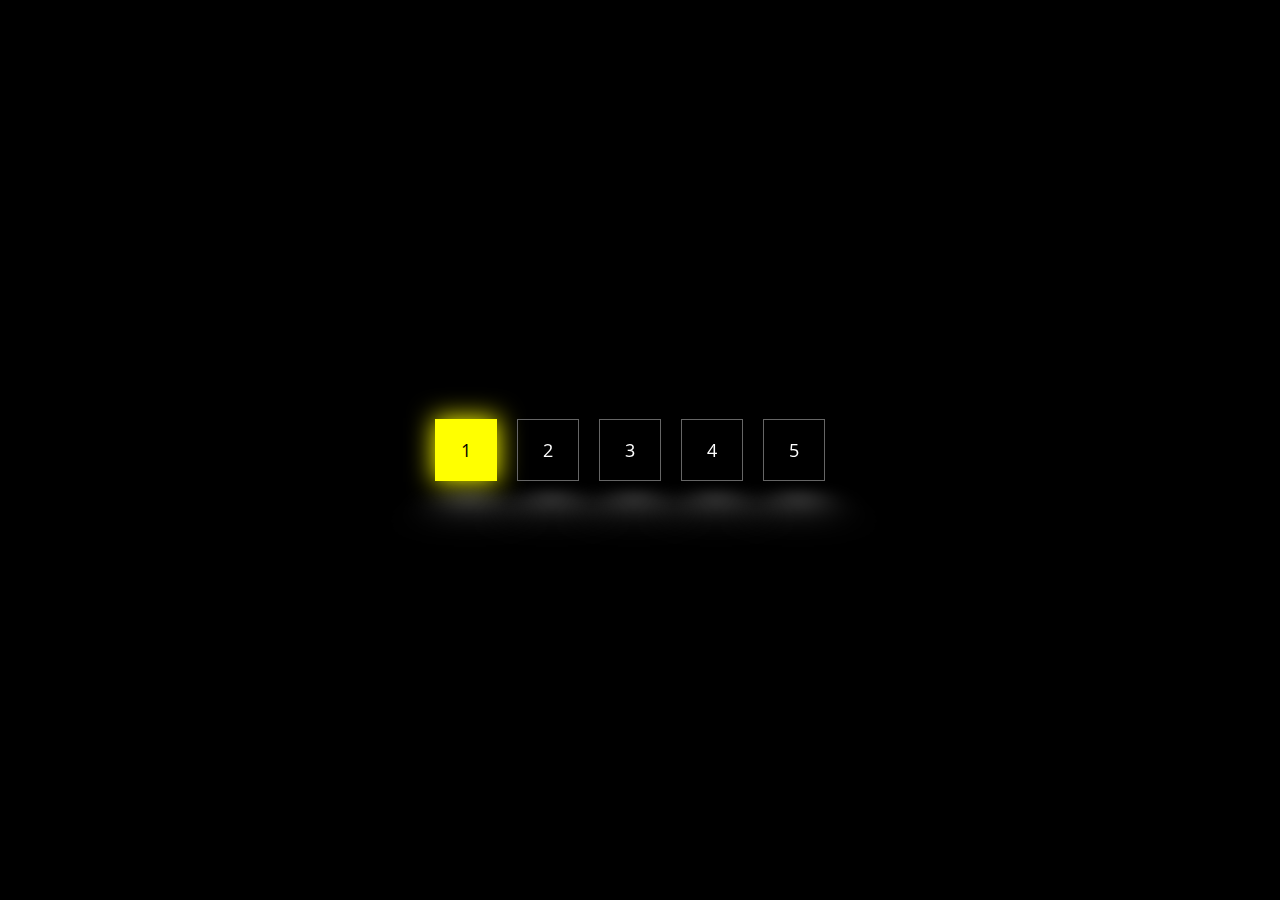
<file: activebtn.html>
<!DOCTYPE html>
<html lang="en">

<head>
  <meta charset="UTF-8">
  <meta http-equiv="X-UA-Compatible" content="IE=edge">
  <meta name="viewport" content="width=device-width, initial-scale=1.0">
  <!-- * * main style sheet  -->
  <link rel="stylesheet" href="./style/style.css">
  <!-- * * fontawsome file -->
  <link rel="stylesheet" href="./style/all.min.css">
  <!-- * * normalize sheet file -->
  <link rel="stylesheet" href="./style/normalize.css">

  <!-- * * google font -->
  <link rel="preconnect" href="https://fonts.googleapis.com">
  <link rel="preconnect" href="https://fonts.gstatic.com" crossorigin>
  <link href="https://fonts.googleapis.com/css2?family=Open+Sans:wght@300;400;500;600;700;800&display=swap"
    rel="stylesheet">

  <title>animation template</title>
</head>

<body>
  <header></header>

  <main>
    <div id="activebtv">
      <button class="btn active">1</button>
      <button class="btn">2</button>
      <button class="btn">3</button>
      <button class="btn">4</button>
      <button class="btn">5</button>
    </div>

  </main>

  <footer></footer>

  <script>
    // let activebtv = document.getElementById("activebtv");
    // let btn = document.getElementsByClassName("btn");

    // for(let i=0 ;i<btn.length; i++){
    //   btn[i].addEventListener("click",function(){
    //     var current =
    //         document.getElementsByClassName("active");
    //     current[0].className = current[0].className.replace("active","");
    //     this.className += " active";
    //   });
    // }

    let activebtv = document.getElementById("activebtv");
    let btn = document.querySelectorAll("#activebtv .btn");

    btn.forEach((e,index)=>{
      e.addEventListener("click",(e1)=>{
        var current =
            document.getElementsByClassName("active");
        current[0].className = current[0].className.replace("active","");
        e1.target.className += " active";
      });
    });

  </script>

  <script src="./js/script.js"></script>
</body>

</html>
</file>
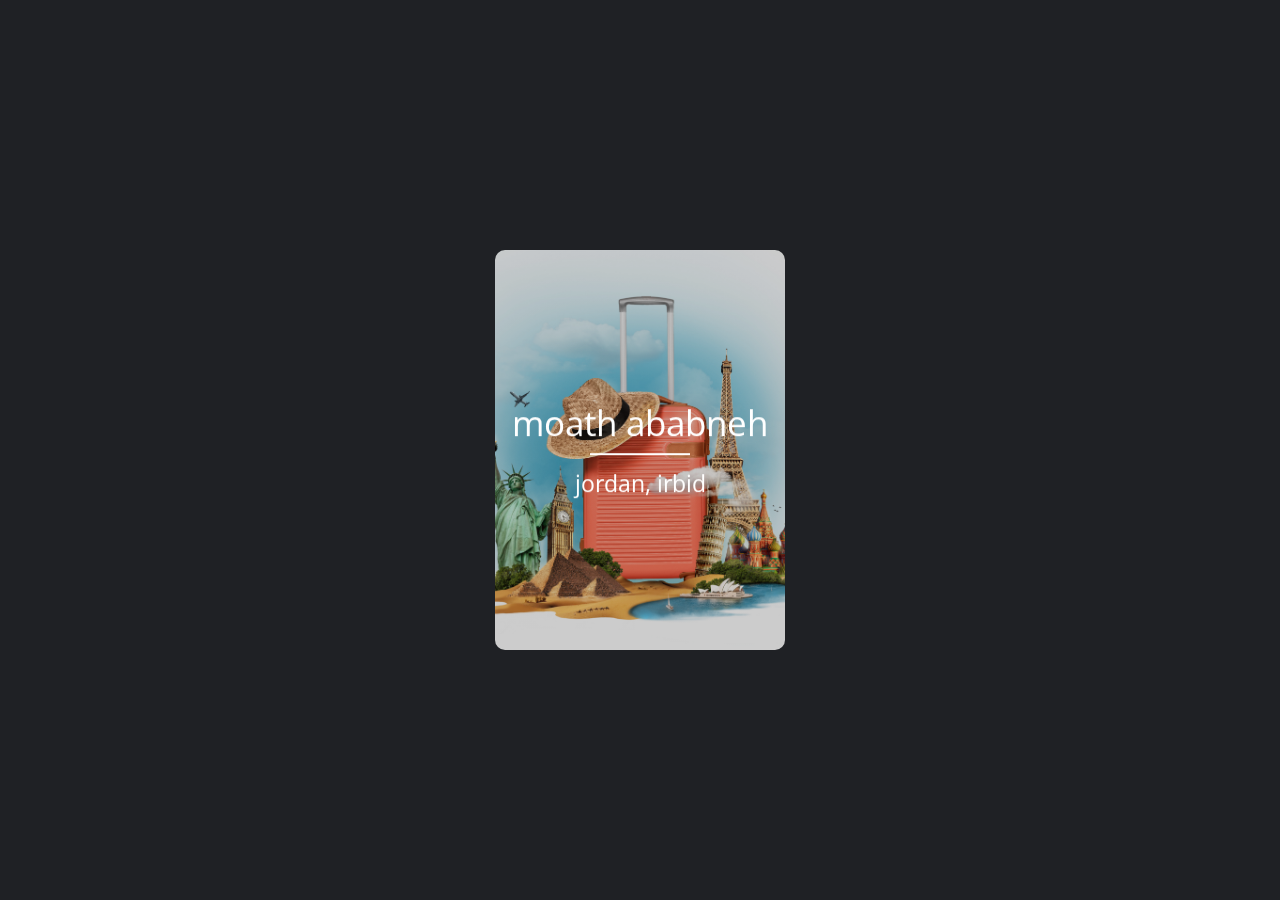
<file: card3d.html>
<!DOCTYPE html>
<html lang="en">

<head>
  <meta charset="UTF-8">
  <meta http-equiv="X-UA-Compatible" content="IE=edge">
  <meta name="viewport" content="width=device-width, initial-scale=1.0">
  <!-- * * main style sheet  -->
  <link rel="stylesheet" href="./style/style.css">
  <!-- * * fontawsome file -->
  <link rel="stylesheet" href="./style/all.min.css">
  <!-- * * normalize sheet file -->
  <link rel="stylesheet" href="./style/normalize.css">

  <!-- * * google font -->
  <link rel="preconnect" href="https://fonts.googleapis.com">
  <link rel="preconnect" href="https://fonts.gstatic.com" crossorigin>
  <link href="https://fonts.googleapis.com/css2?family=Open+Sans:wght@300;400;500;600;700;800&display=swap"
    rel="stylesheet">

  <title>animation template</title>
</head>
<body>
  <div class="center">
    <div class="front-face">
      <div class="contents front">
        <p>
          moath ababneh
        </p>
        <span>jordan, irbid</span>
      </div>
    </div>
    <div class="back-face">
      <div class="contents back">
        <h2>
          moath
        </h2>
        <span>Follow Me</span>
        <div class="icons">
          <i class="fab fa-facebook-f"></i>
          <i class="fab fa-twitter"></i>
          <i class="fab fa-instagram"></i>
          <i class="fab fa-linkedin-in"></i>
        </div>
      </div>
    </div>
  </div>
</body>
</file>
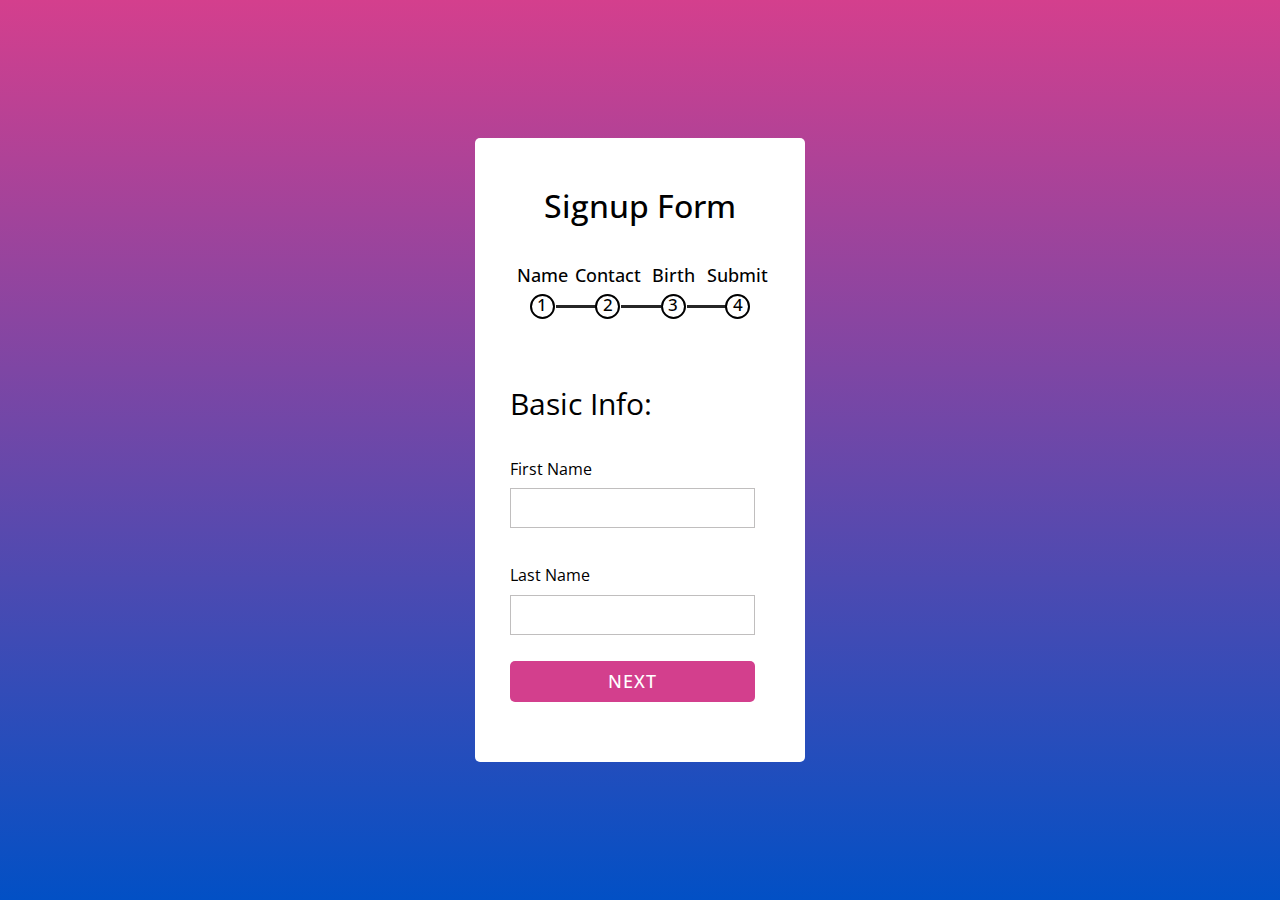
<file: multistepform.html>
<!DOCTYPE html>
<html lang="en">

<head>
  <meta charset="UTF-8">
  <meta http-equiv="X-UA-Compatible" content="IE=edge">
  <meta name="viewport" content="width=device-width, initial-scale=1.0">
  <!-- * * main style sheet  -->
  <link rel="stylesheet" href="./style/style.css">
  <!-- * * fontawsome file -->
  <link rel="stylesheet" href="./style/all.min.css">
  <!-- * * normalize sheet file -->
  <link rel="stylesheet" href="./style/normalize.css">

  <!-- * * google font -->
  <link rel="preconnect" href="https://fonts.googleapis.com">
  <link rel="preconnect" href="https://fonts.gstatic.com" crossorigin>
  <link href="https://fonts.googleapis.com/css2?family=Open+Sans:wght@300;400;500;600;700;800&display=swap"
    rel="stylesheet">
  <title>animation template</title>
</head>

<body>
  <header></header>
  <main class="multistepform">
      <div class="contai">
        <header>Signup Form</header>
        <div class="progress-bar">
          <div class="step">
            <p class="">
              Name
            </p>
            <div class="bullet">
              <span>1</span>
            </div>
            <div class="check fas fa-check"></div>
          </div>
          <div class="step">
            <p>
              Contact
            </p>
            <div class="bullet">
              <span>2</span>
            </div>
            <div class="check fas fa-check"></div>
          </div>
          <div class="step">
            <p>
              Birth
            </p>
            <div class="bullet">
              <span>3</span>
            </div>
            <div class="check fas fa-check"></div>
          </div>
          <div class="step">
            <p>
              Submit
            </p>
            <div class="bullet">
              <span>4</span>
            </div>
            <div class="check fas fa-check"></div>
          </div>
        </div>
        <div class="form-outer">
          <form action="#">
            <div class="page slide-page">
              <div class="title">
                Basic Info:
              </div>
              <div class="field">
                <div class="label">
                  First Name
                </div>
                <input type="text">
              </div>
              <div class="field">
                <div class="label">
                  Last Name
                </div>
                <input type="text">
              </div>
              <div class="field">
                <button class="firstNext next">Next</button>
              </div>
            </div>
            <div class="page">
              <div class="title">
                Contact Info:
              </div>
              <div class="field">
                <div class="label">
                  Email Address
                </div>
                <input type="text">
              </div>
              <div class="field">
                <div class="label">
                  Phone Number
                </div>
                <input type="Number">
              </div>
              <div class="field btns">
                <button class="prev-1 prev">Previous</button>
                <button class="next-1 next">Next</button>
              </div>
            </div>
            <div class="page">
              <div class="title">
                Date of Birth:
              </div>
              <div class="field">
                <div class="label">
                  Date
                </div>
                <input type="date">
              </div>
              <div class="field">
                <div class="label">
                  Gender
                </div>
                <select>
                  <option>Male</option>
                  <option>Female</option>
                  <option>Other</option>
                </select>
              </div>
              <div class="field btns">
                <button class="prev-2 prev">Previous</button>
                <button class="next-2 next">Next</button>
              </div>
            </div>
            <div class="page">
              <div class="title">
                Login Details:
              </div>
              <div class="field">
                <div class="label">
                  Username
                </div>
                <input type="text">
              </div>
              <div class="field">
                <div class="label">
                  Password
                </div>
                <input type="password">
              </div>
              <div class="field btns">
                <button class="prev-3 prev">Previous</button>
                <button class="submit">Submit</button>
              </div>
            </div>
          </form>
        </div>
      </div>
    </div>

  </main>
  <footer></footer>
  <script src="./js/script.js"></script>
</body>

</html>
</file>
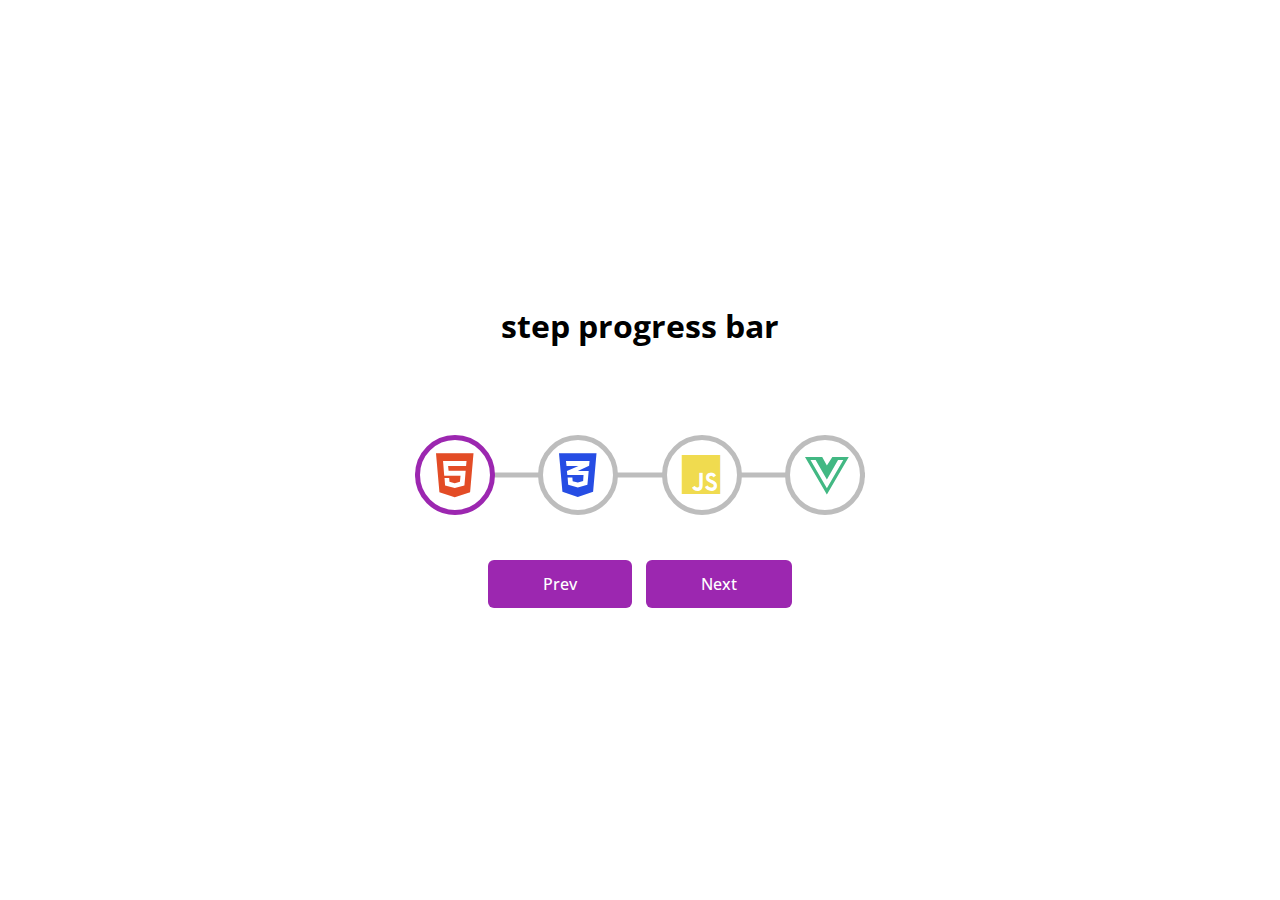
<file: progressstep.html>
<!DOCTYPE html>
<html lang="en">

<head>
  <meta charset="UTF-8">
  <meta http-equiv="X-UA-Compatible" content="IE=edge">
  <meta name="viewport" content="width=device-width, initial-scale=1.0">
  <!-- * * main style sheet  -->
  <link rel="stylesheet" href="./style/style.css">
  <!-- * * fontawsome file -->
  <link rel="stylesheet" href="./style/all.min.css">
  <!-- * * normalize sheet file -->
  <link rel="stylesheet" href="./style/normalize.css">

  <!-- * * google font -->
  <link rel="preconnect" href="https://fonts.googleapis.com">
  <link rel="preconnect" href="https://fonts.gstatic.com" crossorigin>
  <link href="https://fonts.googleapis.com/css2?family=Open+Sans:wght@300;400;500;600;700;800&display=swap"
    rel="stylesheet">

  <title>animation template</title>
</head>

<body>
  <header></header>
  <main class="progresscon">
    <div class="">
      <h1 id="title">step progress bar</h1>
      <div class="progress-container">
        <div class="progress" id="progress"></div>
        <div class="circle active"><i class="fab fa-html5"></i></div>
        <div class="circle"><i class="fab fa-css3-alt"></i></div>
        <div class="circle"><i class="fab fa-js"></i></div>
        <div class="circle"><i class="fab fa-vuejs"></i></div>
      </div>
      <button class="btn" id="prev">prev</button>
      <button class="btn" id="next">next</button>
    </div>
  </main>
  <footer></footer>

  <script src="./js/script.js"></script>
</body>

</html>
</file>
<file: style/style.css>
:root {
  --main-color: #19c8fa;
  --sec-color: rgb(15 116 143 /70%);
  --gloubl-padding: 100px;
}

* {
  -webkit-box-sizing: border-box;
  -moz-box-sizing: border-box;
  box-sizing: border-box;
  padding: 0;
  margin: 0;
  outline: none;
}

*:focus {
  outline: none;
}

html {
  scroll-behavior: smooth;
}

body {
  font-family: "Open Sans", sans-serif;
  background-color: #1f2125;
}

ul {
  list-style: none;
  padding: 0;
  margin: 0;
}

a {
  text-decoration: none;
}

.container {
  padding-left: 15px;
  padding-right: 15px;
  margin-left: auto;
  margin-right: auto;
}

/*
**
**
** browas project
*/
.projects {
  display: grid;
  grid-template-columns: repeat(auto-fill, minmax(300px, 1fr));
  gap: 20px;
  padding: 50px 50px;
}
.projects .project {
  border: 1px solid rgb(80, 77, 77);
  box-shadow: 1px 1px 10px 1px rgba(151, 147, 147, 0.479), 1px 1px 10px 1px rgba(133, 128, 128, 0.486);
}
.projects .project img {
  width: 100%;
  height: 250px;
}
.projects .project video {
  width: 100%;
  height: 250px;
}
.projects .project .info {
  color: white;
  padding: 20px;
}
.projects .project .info h3 {
  margin: 10px 0px;
  text-transform: capitalize;
}
.projects .project .info p a {
  color: rgb(226, 174, 174);
}

/*
**
**
**
*/
.center, .front-face,
.contents, .back-face {
  position: absolute;
}

.center {
  top: 50%;
  left: 50%;
  transform: translate(-50%, -50%);
  height: 400px;
  width: 290px;
  transform-style: preserve-3d;
  perspective: 1000px;
}

.front-face, .back-face {
  height: 100%;
  width: 100%;
  text-align: center;
  background: linear-gradient(rgba(0, 0, 0, 0.2), rgba(0, 0, 0, 0.2)), url(../image/travel-concept-with-baggage.jpg);
  background-size: cover;
  background-position: center;
  transform: translateY(0deg);
  border-radius: 10px;
  backface-visibility: hidden;
  transform-style: preserve-3d;
  transition: transform 0.7s cubic-bezier(0.4, 0.2, 0.2, 1);
}

.contents {
  left: 0%;
  top: 50%;
  width: 100%;
  perspective: 1000px;
  transform: translateY(-50%) translateZ(60px) scale(0.94);
}

.front p {
  font-size: 35px;
  margin-bottom: 15px;
  color: white;
}

.front span {
  font-size: 23px;
  color: white;
}

.front p:after {
  content: "";
  display: block;
  left: 0;
  right: 0;
  width: 100px;
  height: 2px;
  background: white;
  margin: 0 auto;
  margin-top: 10px;
}

.back-face {
  transform: rotateY(180deg);
  background: linear-gradient(45deg, #043348 0%, #032535 100%);
}

.back {
  color: white;
}

.back h2 {
  font-size: 33px;
  padding-bottom: 5px;
}

.back span {
  font-size: 25px;
}

.icons {
  margin: 10px 0;
  display: block;
}

i.fab {
  color: #042f4b;
  font-size: 20px;
  height: 40px;
  width: 40px;
  background: white;
  border-radius: 50%;
  margin: 0 5px;
  line-height: 40px;
  cursor: pointer;
}

.center:hover > .back-face {
  transform: rotateY(0deg);
}

.center:hover > .front-face {
  transform: rotateY(-180deg);
}

header nav {
  display: flex;
  justify-content: space-between;
  align-items: center;
  color: white;
  padding: 25px 20px;
  border-bottom: 1px solid #282a2e;
}
header nav .left {
  display: flex;
  align-items: center;
  gap: 25px;
}
header nav .left .logo {
  color: #1d50af;
  font-weight: bold;
  text-transform: capitalize;
  font-size: x-large;
  cursor: pointer;
}
header nav .left .logo span {
  color: white;
}
header nav .left .search {
  position: relative;
}
header nav .left .search input[type=search] {
  border-radius: 20px;
  padding: 10px 10px 10px 40px;
  background-color: #35373b;
  border: none;
  color: #7b7b7f;
}
header nav .left .search label::after {
  font-family: "Font Awesome 6 Pro";
  content: "\f002";
  position: absolute;
  font-weight: 800;
  color: white;
  z-index: 1;
  left: 14px;
  top: 11px;
  color: #c9cbcf;
  cursor: pointer;
}
header nav .left .coinprice {
  background-color: #2a2d37;
  padding: 12px;
  border-radius: 20px;
  color: #596b89;
}
header nav .left .coinprice::before {
  font-family: "Font Awesome 6 Pro";
  content: "\f51e";
  margin-right: 10px;
  margin-left: 10px;
}
header nav .right {
  display: flex;
  align-items: center;
  gap: 10px;
}
header nav .right .icon i {
  margin-right: 5px;
  background-color: #36383c;
  padding: 10px;
  border-radius: 20px;
  cursor: pointer;
}
header nav .right .profil {
  display: flex;
  align-items: center;
  gap: 20px;
  margin-left: 10px;
  border-left: 1px solid #2c2d31;
  padding-left: 25px;
}
header nav .right .profil .fourdots {
  cursor: pointer;
}
header nav .right .profil .fourdots i {
  color: #6d6f6f;
  font-size: 18px;
}
header nav .right .profil img {
  width: 35px;
  height: 35px;
  border-radius: 50px;
  cursor: pointer;
}
header nav .right .taggel-menu i {
  color: #6d6f6f;
  font-size: 22px;
  cursor: pointer;
}
@media (max-width: 869px) {
  header nav {
    position: relative;
  }
  header nav .left .search {
    position: absolute;
    display: none;
    top: 116px;
    left: 50%;
    transform: translateX(-50%);
    z-index: 10;
  }
  header nav .left .search input[type=search] {
    padding: 25px 0px 25px 58px;
  }
  header nav .left .search label::after {
    top: 25px;
    left: 20px;
    font-size: 1.2em;
  }
  header nav .left .coinprice {
    display: none;
  }
  header nav .right .icon {
    display: none;
  }
}
@media (min-width: 870px) {
  header .taggel-menu {
    display: none;
  }
}

@media (max-width: 844px) {
  .overlay {
    position: absolute;
    background-color: rgba(0, 0, 0, 0.658);
    width: 100%;
    height: 200%;
    z-index: 9;
  }
}
.shoppage .fillter {
  position: absolute;
  left: -200px;
  width: 200px;
  min-height: 100vh;
  background-color: #1f2125;
  color: white;
  z-index: 8;
  border-right: 1px solid rgb(112, 112, 112);
  border-bottom: 1px solid rgb(112, 112, 112);
  transition: 0.6s;
}
.shoppage .fillter h3 {
  padding: 10px 0px;
}
.shoppage .fillter form {
  padding-left: 20px;
  /* Hide the browser's default radio button */
  /* Create a custom radio button */
  /* On mouse-over, add a grey background color */
  /* When the radio button is checked, add a blue background */
  /* Create the indicator (the dot/circle - hidden when not checked) */
  /* Show the indicator (dot/circle) when checked */
  /* Style the indicator (dot/circle) */
  /* style containerrang */
}
.shoppage .fillter form .container,
.shoppage .fillter form .containerbox {
  display: block;
  position: relative;
  padding-left: 35px;
  margin-bottom: 12px;
  cursor: pointer;
  font-size: 17px;
  -webkit-user-select: none;
  -moz-user-select: none;
  -ms-user-select: none;
  user-select: none;
  width: 100%;
}
.shoppage .fillter form .container input,
.shoppage .fillter form .containerbox input {
  position: absolute;
  opacity: 0;
  cursor: pointer;
}
.shoppage .fillter form .checkmark {
  position: absolute;
  top: 0;
  left: 0;
  height: 25px;
  width: 25px;
  background-color: #eee;
  border-radius: 50%;
}
.shoppage .fillter form .containerbox .checkmark {
  position: absolute;
  top: 0;
  left: 0;
  height: 25px;
  width: 25px;
  background-color: #eee;
  border-radius: 0px;
}
.shoppage .fillter form .container:hover input ~ .checkmark {
  background-color: #ccc;
}
.shoppage .fillter form .containerbox:hover input ~ .checkmark {
  background-color: #ccc;
}
.shoppage .fillter form .container input:checked ~ .checkmark {
  background-color: #2196F3;
}
.shoppage .fillter form .containerbox input:checked ~ .checkmark {
  background-color: #2196F3;
}
.shoppage .fillter form .checkmark:after {
  content: "";
  position: absolute;
  display: none;
}
.shoppage .fillter form .container input:checked ~ .checkmark:after {
  display: block;
}
.shoppage .fillter form .containerbox input:checked ~ .checkmark:after {
  display: block;
}
.shoppage .fillter form .container .checkmark:after {
  top: 9px;
  left: 9px;
  width: 8px;
  height: 8px;
  border-radius: 50%;
  background: white;
}
.shoppage .fillter form .containerbox .checkmark:after {
  top: 5px;
  left: 9px;
  width: 5px;
  height: 10px;
  border: solid white;
  border-width: 0 3px 3px 0;
  -webkit-transform: rotate(45deg);
  -ms-transform: rotate(45deg);
  transform: rotate(45deg);
}
.shoppage .fillter form .containerrang input {
  position: relative;
  margin-top: 10px;
  width: 85%;
}
.shoppage .fillter form .containerrang input::after {
  position: absolute;
  content: attr(data-value);
  color: white;
  font-size: 12px;
  font-weight: 500;
  background-color: #575759;
  padding: 5px;
  border-radius: 50%;
  top: -30px;
  right: 0;
  width: fit-content;
}
.shoppage .fa-gear {
  position: absolute;
  right: -31px;
  top: 50px;
  background: rgb(54, 53, 53);
  width: 30px;
  height: 30px;
  display: flex;
  justify-content: center;
  align-items: center;
  font-weight: 800;
  font-size: 22px;
  cursor: pointer;
  z-index: 99;
  border-radius: 50px;
  animation: rot 3s linear infinite;
}
@keyframes rot {
  0% {
    transform: rotate(0deg);
  }
  100% {
    transform: rotate(360deg);
  }
}
.shoppage .fa-minus {
  position: absolute;
  right: -31px;
  top: 50px;
  background: rgb(54, 53, 53);
  width: 30px;
  height: 30px;
  display: flex;
  justify-content: center;
  align-items: center;
  font-weight: 800;
  font-size: 22px;
  cursor: pointer;
  z-index: 99;
  border-radius: 10px;
}
.shoppage .bromobox {
  display: flex;
  gap: 25px;
  padding: 30px 0px;
}
.shoppage .bromobox .offecalbox {
  width: 33%;
  height: fit-content;
  background-color: #35373b;
  border-radius: 20px;
}
.shoppage .bromobox .offecalbox img {
  width: 80%;
  height: 150px;
  display: block;
  margin: auto;
  border-radius: 20px;
  margin-top: 30px;
}
@media (max-width: 1199px) {
  .shoppage .bromobox .offecalbox img {
    height: 126px;
  }
}
@media (max-width: 767px) {
  .shoppage .bromobox .offecalbox img {
    height: 99px;
  }
}
@media (max-width: 539px) {
  .shoppage .bromobox .offecalbox img {
    height: 50px;
  }
}
.shoppage .bromobox .offecalbox .status {
  display: flex;
  justify-content: space-between;
  align-items: center;
  width: 80%;
  margin: 20px auto 0px;
}
.shoppage .bromobox .offecalbox .status .h i {
  color: white;
  font-size: 0.8rem;
}
.shoppage .bromobox .offecalbox .status .h h5 {
  display: inline;
  color: white;
  font-size: 0.8rem;
}
.shoppage .bromobox .offecalbox .status .h i.fa-circle-check {
  color: #1f63e2;
}
@media (max-width: 992px) {
  .shoppage .bromobox .offecalbox .status .h i {
    font-size: 0.6rem;
  }
  .shoppage .bromobox .offecalbox .status .h h5 {
    font-size: 0.7rem;
  }
}
.shoppage .bromobox .offecalbox .status span.line {
  color: #25a066;
  position: relative;
  font-size: 0.8rem;
}
@media (max-width: 992px) {
  .shoppage .bromobox .offecalbox .status span.line {
    display: none;
  }
}
.shoppage .bromobox .offecalbox .status span.line::before {
  content: "";
  width: 6px;
  height: 6px;
  position: absolute;
  top: 50%;
  transform: translateY(-50%);
  left: -10px;
  background-color: #25a066;
  border-radius: 50px;
}
.shoppage .bromobox .offecalbox .bottom {
  display: grid;
  grid-template-columns: repeat(auto-fill, minmax(100px, 1fr));
  gap: 15px;
  width: 80%;
  margin: 20px auto;
  justify-items: center;
  align-items: center;
}
.shoppage .bromobox .offecalbox .bottom a {
  padding: 10px 30px;
  background-color: #2196F3;
  margin-right: 10px;
  border-radius: 20px;
  color: white;
  text-transform: capitalize;
  font-size: 14px;
}
.shoppage .bromobox .offecalbox .bottom a#follow {
  position: relative;
  padding: 10px 55px 10px 30px;
}
.shoppage .bromobox .offecalbox .bottom a#follow::after {
  font-family: "font awesome 6 Pro";
  content: "+";
  position: absolute;
  margin-left: 10px;
}
.shoppage .bromobox .offecalbox .bottom a#chat {
  padding: 10px 55px 10px 25px;
  background-color: rgba(33, 149, 243, 0.368627451);
  border: 1px solid #2196F3;
  box-shadow: 1px 1px 10px 1px rgba(33, 149, 243, 0.3098039216);
  position: relative;
}
.shoppage .bromobox .offecalbox .bottom a#chat::after {
  font-family: "font awesome 6 Pro";
  content: "\f4ad";
  position: absolute;
  margin-left: 10px;
}
@media (max-width: 992px) {
  .shoppage .bromobox .offecalbox .bottom {
    grid-template-columns: repeat(auto-fill, minmax(80px, 1fr));
  }
  .shoppage .bromobox .offecalbox .bottom a {
    font-size: 12px;
  }
  .shoppage .bromobox .offecalbox .bottom a#follow {
    padding: 10px 35px 10px 20px;
  }
  .shoppage .bromobox .offecalbox .bottom a#chat {
    padding: 10px 45px 10px 20px;
  }
}
@media (max-width: 767px) {
  .shoppage .bromobox .offecalbox .bottom {
    grid-template-columns: repeat(auto-fill, minmax(40px, 1fr));
    margin-right: 10px;
  }
  .shoppage .bromobox .offecalbox .bottom a {
    font-size: 11px;
  }
  .shoppage .bromobox .offecalbox .bottom a#follow {
    padding: 10px 27px 10px 11px;
  }
  .shoppage .bromobox .offecalbox .bottom a#chat {
    padding: 10px 25px 10px 7px;
  }
}
@media (max-width: 500px) {
  .shoppage .bromobox .offecalbox .bottom {
    grid-template-columns: repeat(auto-fill, minmax(70px, 1fr));
    margin-right: 10px;
  }
  .shoppage .bromobox .offecalbox .bottom a {
    font-size: 10px;
  }
  .shoppage .bromobox .offecalbox .bottom a#follow {
    padding: 10px 25px 10px 15px;
  }
  .shoppage .bromobox .offecalbox .bottom a#chat {
    padding: 10px 25px 10px 15px;
  }
}
@media (min-width: 1500px) {
  .shoppage .bromobox .offecalbox .bottom {
    grid-template-columns: repeat(auto-fill, minmax(119px, 1fr));
    margin-right: auto;
  }
  .shoppage .bromobox .offecalbox .bottom a {
    font-size: 20px;
  }
  .shoppage .bromobox .offecalbox .bottom a#follow {
    padding: 10px 60px 10px 36px;
  }
  .shoppage .bromobox .offecalbox .bottom a#chat {
    padding: 10px 60px 10px 36px;
  }
}
@media (max-width: 539px) {
  .shoppage .bromobox .offecalbox {
    width: 66%;
  }
  .shoppage .bromobox .offecalbox .bottom {
    grid-template-columns: repeat(auto-fill, minmax(70px, 1fr));
  }
  .shoppage .bromobox .offecalbox .bottom a#follow {
    padding: 12px 29px 12px 19px;
  }
  .shoppage .bromobox .offecalbox .bottom a#chat {
    padding: 12px 29px 12px 19px;
  }
}
.shoppage .bromobox .multibox {
  display: flex;
  flex-direction: column;
  gap: 30px;
  justify-content: space-between;
  width: 67%;
}
.shoppage .bromobox .multibox .upper {
  display: flex;
  flex-direction: row;
  gap: 20px;
}
.shoppage .bromobox .multibox .upper .box1 {
  flex: 1;
  background-color: #35373b;
  padding: 25px;
  border-radius: 20px;
  display: flex;
  gap: 30px;
  color: #d9dbdd;
  font-size: 1em;
  line-height: 2;
}
.shoppage .bromobox .multibox .upper .box1 div i {
  margin-right: 15px;
  color: #747476;
}
.shoppage .bromobox .multibox .upper .box1 div span {
  margin-left: 8px;
}
.shoppage .bromobox .multibox .upper .box2 {
  padding: 30px;
  width: 16.75%;
  background-color: #0b9a55;
  border-radius: 20px;
  display: flex;
  flex-direction: column;
  align-items: center;
  justify-content: center;
  font-size: 17px;
  color: white;
  text-transform: capitalize;
  text-align: center;
}
.shoppage .bromobox .multibox .upper .box2 span {
  margin-bottom: 10px;
}
.shoppage .bromobox .multibox .upper .box3 {
  padding: 30px;
  width: 16.75%;
  background-color: #0b9a55;
  border-radius: 20px;
  display: flex;
  flex-direction: column;
  align-items: center;
  justify-content: center;
  font-size: 17px;
  color: white;
  text-transform: capitalize;
  text-align: center;
}
.shoppage .bromobox .multibox .upper .box3 span {
  margin-bottom: 10px;
}
@media (min-width: 1500px) {
  .shoppage .bromobox .multibox .upper {
    font-size: 1.3em;
  }
}
@media (max-width: 1199px) {
  .shoppage .bromobox .multibox .upper .box1 {
    font-size: 14px;
    gap: 7px;
    padding: 31px 22px;
  }
  .shoppage .bromobox .multibox .upper .box1 div i {
    margin-right: 10px;
    color: #747476;
  }
  .shoppage .bromobox .multibox .upper .box1 div span {
    margin-left: 9px;
  }
  .shoppage .bromobox .multibox .upper .box2 {
    font-size: 13px;
  }
  .shoppage .bromobox .multibox .upper .box3 {
    font-size: 13px;
  }
}
@media (max-width: 992px) {
  .shoppage .bromobox .multibox .upper .box1 {
    flex-direction: column;
    gap: 0px;
  }
  .shoppage .bromobox .multibox .upper .box1 div {
    margin-bottom: 5px;
  }
  .shoppage .bromobox .multibox .upper .box2 {
    display: none;
  }
  .shoppage .bromobox .multibox .upper .box3 {
    display: none;
  }
}
@media (max-width: 767px) {
  .shoppage .bromobox .multibox .upper .box1 {
    flex-direction: column;
    padding: 16px 9px;
    gap: 0px;
  }
}
@media (max-width: 539px) {
  .shoppage .bromobox .multibox .upper .box1 {
    display: none;
  }
}
.shoppage .bromobox .multibox .lower {
  background-color: #35373b;
  padding: 40px;
  border-radius: 20px;
}
.shoppage .bromobox .multibox .lower span {
  font-size: 1.1rem;
  color: #c2c4c6;
  padding: 15px 21px;
}
.shoppage .bromobox .multibox .lower span i {
  margin-right: 7px;
  color: #8f8f91;
  font-size: 18px;
}
.shoppage .bromobox .multibox .lower span:not(:last-child) {
  border-right: 1px solid #444547;
}
@media (max-width: 1199px) {
  .shoppage .bromobox .multibox .lower {
    padding: 40px 10px;
  }
  .shoppage .bromobox .multibox .lower span {
    font-size: 0.8rem;
  }
  .shoppage .bromobox .multibox .lower i {
    font-size: 2px;
  }
}
@media (max-width: 992px) {
  .shoppage .bromobox .multibox .lower {
    display: flex;
    flex-direction: column;
    padding: 8px 10px;
  }
  .shoppage .bromobox .multibox .lower span:not(:last-child) {
    border-right: none;
    border-bottom: 1px solid #444547;
  }
}
@media (max-width: 767px) {
  .shoppage .bromobox .multibox .lower {
    padding: 24px 0px;
  }
  .shoppage .bromobox .multibox .lower span {
    font-size: 0.3rem;
    padding: -1px 0px;
  }
  .shoppage .bromobox .multibox .lower span i {
    margin-right: 4px;
    font-size: 10px;
  }
}
@media (max-width: 539px) {
  .shoppage .bromobox .multibox .lower {
    display: none;
  }
}
@media (max-width: 992px) {
  .shoppage .bromobox .multibox {
    flex-direction: row;
    gap: 10px;
    justify-content: space-around;
  }
}
@media (max-width: 539px) {
  .shoppage .bromobox .multibox {
    width: 37%;
  }
}
.shoppage .Qufillter {
  border-bottom: 1px solid #2c2d31;
  padding: 20px 0px 0px 0px;
  display: flex;
  overflow: auto;
}
.shoppage .Qufillter span {
  margin-right: 0px;
  padding: 0px 25px 20px 25px;
  min-width: fit-content;
  font-size: 1rem;
  color: #8b8a8d;
  cursor: pointer;
  position: relative;
  overflow: hidden;
}
.shoppage .Qufillter span:hover {
  color: #514f53;
}
.shoppage .Qufillter span::after {
  content: "";
  position: absolute;
  bottom: 0;
  left: -140px;
  width: 100%;
  height: 3px;
  background-color: #2966da;
  transition: 0.6s;
}
.shoppage .Qufillter span.active::after {
  left: 0;
}
.shoppage .Qufillter span.active {
  color: white;
}
.shoppage .cards {
  display: grid;
  grid-template-columns: repeat(auto-fill, minmax(230px, 1fr));
  gap: 15px;
  padding-top: 50px;
  background-color: #1f2125;
}
.shoppage .cards .card {
  background-color: #35373b;
  border-radius: 10px;
  color: white;
  position: relative;
}
.shoppage .cards .card .imag {
  overflow: hidden;
}
.shoppage .cards .card .imag img {
  max-width: 100%;
  border-top-right-radius: 10px;
  border-top-left-radius: 10px;
}
.shoppage .cards .card .imag img:hover {
  transform: scale(1.1);
  transition: 0.5s;
}
.shoppage .cards .card .rating {
  position: absolute;
  top: 30px;
  left: 25px;
  background-color: #2e3032;
  padding: 5px 10px;
  border-radius: 50px;
  font-size: 14px;
}
.shoppage .cards .card .rating::before {
  font-family: "font awesome 6 Pro";
  content: "\f005";
  font-weight: 800;
  font-size: 13px;
  margin-right: 4px;
}
.shoppage .cards .card .info {
  padding: 15px;
  text-align: left;
  position: relative;
}
.shoppage .cards .card .info h3 {
  margin-bottom: 10px;
  font-size: 17px;
}
.shoppage .cards .card .info p {
  color: #575759;
  width: 80%;
  letter-spacing: -0.5px;
  overflow: auto;
  height: 56px;
  -ms-overflow-style: none;
  scrollbar-width: none;
}
.shoppage .cards .card .info p::-webkit-scrollbar {
  display: none;
}
.shoppage .cards .card .info .load a {
  text-decoration: none;
  color: #8291b3;
  cursor: pointer;
}
.shoppage .cards .card .info #buy {
  position: absolute;
  right: 7px;
  top: 48px;
  background-color: #2966da;
  color: white;
  padding: 3px 10px;
  border-radius: 20px;
  text-transform: capitalize;
  font-weight: 400;
}
.shoppage .cards .card .info span.price {
  position: absolute;
  right: 19px;
  top: 14px;
}
.shoppage .cards .card .info span.price::before {
  content: "$";
  font-weight: 500;
  font-size: 18px;
}

#activebtv {
  display: flex;
  justify-content: center;
  align-items: center;
  height: 100vh;
  background-color: black;
}
#activebtv .btn {
  margin-right: 20px;
  padding: 20px 25px;
  background: none;
  border: 1px solid #666;
  color: #fff;
  font-size: 18px;
  outline: none;
  cursor: pointer;
  position: relative;
}
#activebtv .btn::after {
  content: "";
  position: absolute;
  top: 71px;
  left: 9px;
  height: 20px;
  width: 50px;
  background: #868686;
  transform: perspective(126px) rotateX(-120deg);
  filter: blur(20px);
}
#activebtv .btn.active {
  background-color: #ffff00;
  color: #000;
  box-shadow: 0 0 26px 1px #ffff00;
  border: 1px solid #ffff00;
}

.multistepform {
  background: -webkit-linear-gradient(bottom, #0250c5, #d43f8d);
  height: 100vh;
  display: flex;
  justify-content: center;
  align-items: center;
}
.multistepform .contai {
  width: 330px;
  background: #fff;
  text-align: center;
  border-radius: 5px;
  padding: 50px 35px 10px 35px;
}
.multistepform .contai header {
  font-size: 32px;
  font-weight: 500;
  text-transform: capitalize;
}
.multistepform .contai .progress-bar {
  display: flex;
  margin: 40px 0;
  user-select: none;
}
.multistepform .contai .progress-bar .step {
  text-align: center;
  width: 100%;
  position: relative;
}
.multistepform .contai .progress-bar .step p {
  font-weight: 500;
  font-size: 18px;
  color: #000;
  margin-bottom: 8px;
}
.multistepform .contai .progress-bar .step p.active {
  color: #d43f8d;
  transition: 0.2s linear;
}
.multistepform .contai .progress-bar .step .bullet {
  height: 25px;
  width: 25px;
  border: 2px solid #000;
  display: inline-block;
  border-radius: 50%;
  position: relative;
  transition: 0.2s;
  font-weight: 500;
  font-size: 17px;
  line-height: 25px;
}
.multistepform .contai .progress-bar .step .bullet span {
  position: absolute;
  left: 50%;
  top: 50%;
  transform: translate(-50%, -55%);
}
.multistepform .contai .progress-bar .step .bullet.active {
  border-color: #d43f8d;
  background: #d43f8d;
}
.multistepform .contai .progress-bar .step .bullet.active span {
  display: none;
}
.multistepform .contai .progress-bar .step .bullet::before,
.multistepform .contai .progress-bar .step .bullet::after {
  position: absolute;
  content: "";
  bottom: 9px;
  right: -43px;
  height: 3px;
  width: 40px;
  background: #262626;
}
.multistepform .contai .progress-bar .step .bullet.active:after {
  background: #d43f8d;
  transform: scaleX(0);
  transform-origin: left;
  animation: animate 0.3s linear forwards;
}
@keyframes animate {
  100% {
    transform: scaleX(1);
  }
}
.multistepform .contai .progress-bar .step .check {
  position: absolute;
  left: 50%;
  top: 70%;
  font-size: 15px;
  transform: translate(-50%, -50%);
  display: none;
}
.multistepform .contai .progress-bar .step .check.active {
  display: block;
  color: #fff;
}
.multistepform .contai .progress-bar .step:last-child .bullet:before,
.multistepform .contai .progress-bar .step:last-child .bullet:after {
  display: none;
}
.multistepform .contai .form-outer {
  width: 100%;
  margin-bottom: 50px;
  overflow: hidden;
}
.multistepform .contai .form-outer form {
  display: flex;
  gap: 20px;
  width: 400%;
  transition: margin-left 0.3s ease-in-out;
}
.multistepform .contai .form-outer form .page {
  width: 25%;
}
.multistepform .contai .form-outer form .page .title {
  text-transform: capitalize;
  font-size: 30px;
  text-align: left;
  margin: 25px 0;
}
.multistepform .contai .form-outer form .page .field {
  margin-top: 38px;
}
.multistepform .contai .form-outer form .page .field .label {
  text-align: left;
  margin-bottom: 10px;
}
.multistepform .contai .form-outer form .page .field input {
  width: 100%;
  padding: 10px;
  border: 1px solid rgb(192, 190, 190);
}
.multistepform .contai .form-outer form .page .field button {
  width: 100%;
  padding: 10px;
  border: none;
  background: #d33f8d;
  margin-top: -20px;
  border-radius: 5px;
  color: #fff;
  cursor: pointer;
  font-size: 18px;
  font-weight: 500;
  letter-spacing: 1px;
  text-transform: uppercase;
  transition: 0.5s ease;
}
.multistepform .contai .form-outer form .page .field select {
  width: 100%;
  padding-left: 10px;
  font-size: 17px;
  font-weight: 500;
}
.multistepform .contai .form-outer form .page .btns {
  display: flex;
  margin-top: 38px;
  gap: 10px;
}

.progresscon {
  display: flex;
  justify-content: center;
  align-items: center;
  height: 100vh;
  background-color: white;
  margin: 0;
  text-align: center;
}
.progresscon #title {
  margin-bottom: 90px;
  text-align: center;
}
.progresscon .btn {
  background-color: #9c27b0;
  color: #fff;
  border-radius: 6px;
  border: 0;
  cursor: pointer;
  font-family: inherit;
  padding: 15px 55px;
  margin: 5px;
  font-size: 16px;
  text-transform: capitalize;
  font-weight: 500;
}
.progresscon .btn:active {
  transform: scale(0.97);
}
.progresscon .btn:disabled {
  background-color: #bdbdbd;
  cursor: not-allowed;
}
.progresscon .progress-container {
  display: flex;
  justify-content: space-between;
  align-items: center;
  margin-bottom: 30px;
  width: 450px;
  max-width: 100%;
  margin-bottom: 40px;
  position: relative;
}
.progresscon .progress-container .progress {
  position: absolute;
  background-color: #9c27b0;
  top: 50%;
  transform: translateY(-50%);
  height: 5px;
  width: 0%;
  left: 0;
  z-index: 1;
}
.progresscon .progress-container .circle {
  z-index: 1;
  background-color: #fff;
  color: #999;
  border-radius: 50%;
  height: 80px;
  width: 80px;
  border: 5px solid #bdbdbd;
  display: flex;
  align-items: center;
  justify-content: center;
  transition: 0.4s ease;
}
.progresscon .progress-container .circle .fab {
  font-size: 50px;
}
.progresscon .progress-container .circle .fa-html5 {
  color: #e34c26;
}
.progresscon .progress-container .circle .fa-css3-alt {
  color: #264de4;
}
.progresscon .progress-container .circle .fa-js {
  color: #f0db4f;
  font-size: 44px;
}
.progresscon .progress-container .circle .fa-vuejs {
  color: #42b883;
}
.progresscon .progress-container .circle.active {
  border-color: #9c27b0;
}
.progresscon .progress-container::after {
  content: "";
  position: absolute;
  background-color: #bdbdbd;
  top: 50%;
  transform: translateY(-50%);
  height: 5px;
  width: 100%;
  left: 0;
  z-index: 0;
}

@media (min-width: 268px) {
  .container {
    width: 394px;
  }
}
@media (min-width: 540px) {
  .container {
    width: 530px;
  }
}
@media (min-width: 768px) {
  .container {
    width: 780px;
  }
}
@media (min-width: 992px) {
  .container {
    width: 960px;
  }
}
@media (min-width: 1200px) {
  .container {
    width: 1165px;
  }
}
@media (min-width: 1500px) {
  .container {
    width: 1465px;
  }
}/*# sourceMappingURL=style.css.map */
</file>
